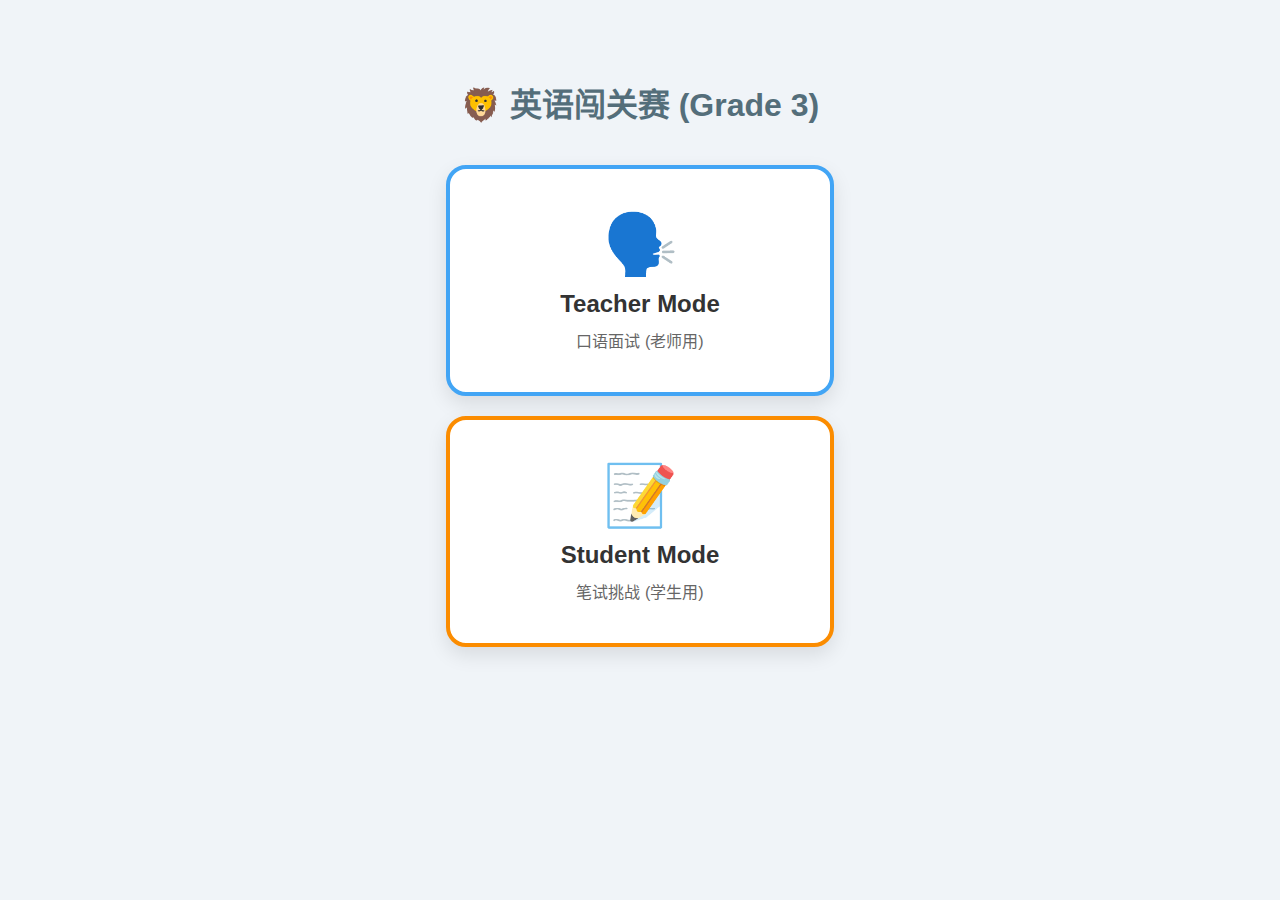
<file: index.html>
<!DOCTYPE html>
<html lang="zh-CN">
<head>
    <meta charset="UTF-8">
    <meta name="viewport" content="width=device-width, initial-scale=1.0">
    <title>英语闯关赛入口</title>
    <style>
        body { 
            font-family: sans-serif; 
            text-align: center; 
            padding: 50px 20px; 
            background-color: #f0f4f8;
        }
        .gate-card { 
            display: block; 
            text-decoration: none; 
            color: #333;
            background: white; 
            padding: 40px; 
            margin: 20px auto; 
            border-radius: 20px; 
            max-width: 300px;
            box-shadow: 0 8px 20px rgba(0,0,0,0.1); 
            transition: transform 0.2s;
            border: 4px solid transparent;
        }
        .gate-card:active { transform: scale(0.98); }
        .gate-written { border-color: #fb8c00; }
        .gate-speaking { border-color: #42a5f5; }
        h2 { margin: 10px 0; }
        p { color: #666; margin: 0; }
    </style>
</head>
<body>

    <h1 style="color:#546e7a; margin-bottom: 40px;">🦁 英语闯关赛 (Grade 3)</h1>

    <a href="speaking.html" class="gate-card gate-speaking">
        <div style="font-size:60px;">🗣️</div>
        <h2>Teacher Mode</h2>
        <p>口语面试 (老师用)</p>
    </a>

    <a href="written.html" class="gate-card gate-written">
        <div style="font-size:60px;">📝</div>
        <h2>Student Mode</h2>
        <p>笔试挑战 (学生用)</p>
    </a>

</body>
</html>
</file>
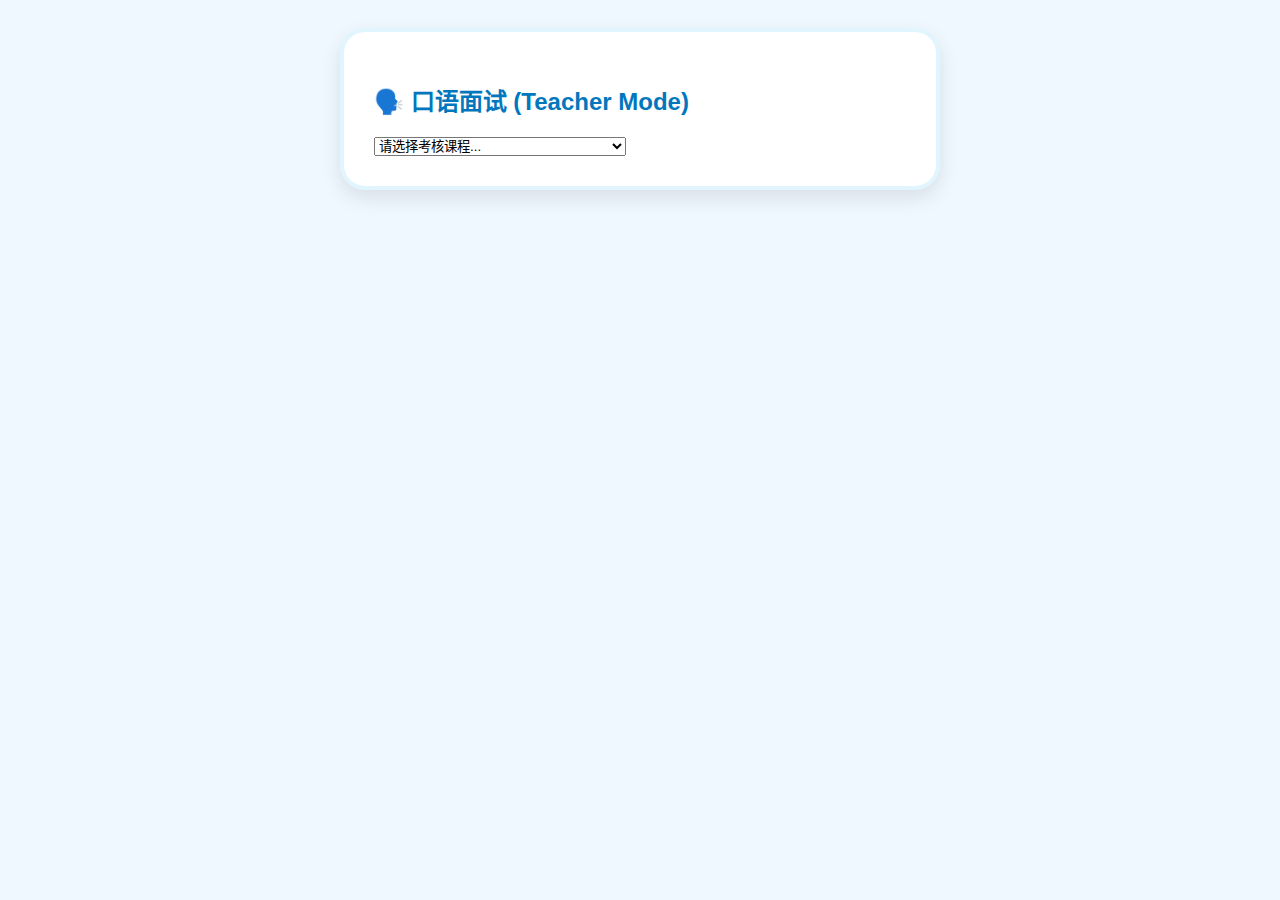
<file: speaking.html>
<!DOCTYPE html>
<html lang="zh-CN">
<head>
    <meta charset="UTF-8">
    <meta name="viewport" content="width=device-width, initial-scale=1.0, maximum-scale=1.0, user-scalable=no">
    <title>口语面试 (Speaking)</title>
    <link rel="stylesheet" href="style.css">
</head>
<body>

<div class="container teacher-theme">
    
    <div id="menuBox" class="card">
        <h2>🗣️ 口语面试 (Teacher Mode)</h2>
        <select id="courseSelect" onchange="loadPaper(this.value)">
            <option value="" disabled selected>请选择考核课程...</option>

            <optgroup label="Final Exam (First Term)">
                <option value="final_speaking_33.js">Final Exam: Speaking (33)</option>
            </optgroup>
            
            <optgroup label="Unit 1: Hello!">
                <option value="u1_l1.js">Unit 1 Lesson 1: Nice to meet you</option>
                <option value="u1_l2.js">Unit 1 Lesson 2: What's your name?</option>
                <option value="u1_l3.js">Unit 1 Lesson 3: How are you?</option>
                <option value="u1_l4.js">Unit 1 Lesson 4: Have a good day!</option>
            </optgroup>

            <optgroup label="Unit 2: Numbers">
                <option value="u2_l1.js">Unit 2 Lesson 1: Let's play!</option>
                <option value="u2_l2.js">Unit 2 Lesson 2: How many ducks?</option>
                <option value="u2_l3.js">Unit 2 Lesson 3: How old are you?</option>
                <option value="u2_l4.js">Unit 2 Lesson 4: Phone number</option>
            </optgroup>

            <optgroup label="Unit 3: Colors">
                <option value="u3_l1.js">Unit 3 Lesson 1: It's green</option>
                <option value="u3_l2.js">Unit 3 Lesson 2: What color is it?</option>
                <option value="u3_l3.js">Unit 3 Lesson 3: Show me red</option>
                <option value="u3_l4.js">Unit 3 Lesson 4: Colorful flowers</option>
            </optgroup>

            <optgroup label="Unit 4: Family">
                <option value="u4_l1.js">Unit 4 Lesson 1: My father</option>
                <option value="u4_l2.js">Unit 4 Lesson 2: Who is he?</option>
                <option value="u4_l3.js">Unit 4 Lesson 3: Who are they?</option>
                <option value="u4_l4.js">Unit 4 Lesson 4: I love my family</option>
            </optgroup>
        </select>
        </div>

    <div id="loadingBox" class="hidden text-center">
        <p>正在读取题库...</p>
    </div>

    <div id="setupBox" class="card hidden">
        <h3 id="examTitle">...</h3>
        <select id="studentSelector">
            <option value="" disabled selected>选择面试学生</option>
            </select>
        <button class="btn-primary" onclick="startExam()">开始面试</button>
    </div>

    <div id="quizInterface" class="hidden">
        <div class="header-bar">
            <span id="studentNameDisplay">Student</span>
            <span id="timerDisplay" class="timer">05:00</span>
        </div>
        
        <div class="progress-bar-bg"><div id="progressBar"></div></div>
        <div id="progressText" class="text-small"></div>

        <div class="card question-card">
            <div id="qContent"></div>
        </div>

        <div class="nav-bar">
            <button id="btnPrev" onclick="prevQ()">⬅️ 上一题</button>
            <button id="btnNext" onclick="nextQ()">下一题 ➡️</button>
            <button id="btnSubmit" onclick="submit()" class="btn-success hidden">结束打分 (Submit)</button>
        </div>
    </div>

    <div id="submittingBox" class="card hidden text-center"></div>
    <div id="resultBox" class="card hidden text-center">
        <h1>完成</h1>
        <h1 class="score-text" id="finalScore">?</h1>
        <p>分</p>
        <a href="speaking.html" class="btn-primary">下一位同学</a>
    </div>

</div>

<script src="script_engine.js?v=12.5"></script>

<script>
    // 1. 启动引擎 - 口语模式
    // 引擎会自动去 data/speaking/ 文件夹寻找题目
    initEngine('speaking');

    // 2. 📋 完整学生名单 (27人)
    const STUDENTS = [
        "1. 张宇豪", "2. 张佳寒", "3. 张睿渊", "4. 张羽韬", "5. 张美茹",
        "6. 张嘉钦", "7. 卢梦婷", "8. 张悦萱", "9. 张语涵", "10. 张英豪",
        "11. 张志鹏", "12. 张智杰", "13. 张梓婷", "14. 张品琪", "15. 张诺依",
        "16. 张雨泽", "17. 张依彤", "18. 张艺楠", "19. 张思彤", "20. 张子豪",
        "21. 张梓亦", "22. 张皓鑫", "23. 张雨欣", "24. 张如欣", "25. 张柏涵",
        "26. 张梓纯", "27. 张泽鑫"
    ];

    // 3. 自动填充下拉菜单
    const sel = document.getElementById('studentSelector');
    STUDENTS.forEach(name => {
        const opt = document.createElement('option');
        opt.value = name;
        opt.innerText = name;
        sel.appendChild(opt);
    });
</script>

</body>
</html>
</file>
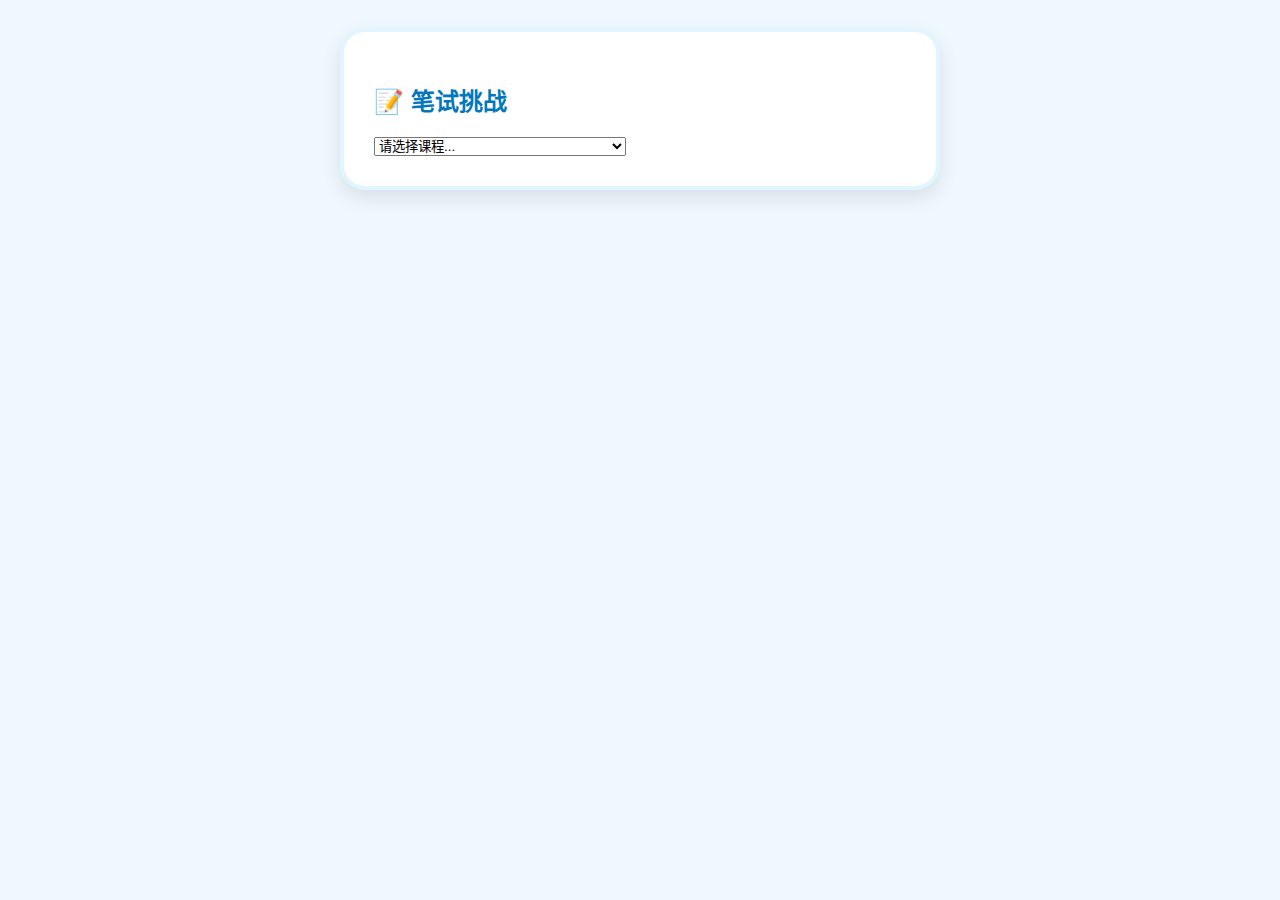
<file: written.html>
<!DOCTYPE html>
<html lang="zh-CN">
<head>
    <meta charset="UTF-8">
    <meta name="viewport" content="width=device-width, initial-scale=1.0, maximum-scale=1.0, user-scalable=no">
    
    <meta http-equiv="Cache-Control" content="no-cache, no-store, must-revalidate">
    <meta http-equiv="Pragma" content="no-cache">
    <meta http-equiv="Expires" content="0">
    
    <title>笔试挑战 (Written)</title>
    <link rel="stylesheet" href="style.css">
</head>
<body>

<div class="container student-theme">
    
    <div id="menuBox" class="card">
        <h2>📝 笔试挑战</h2>
        <select id="courseSelect" onchange="loadPaper(this.value)">
            <option value="" disabled selected>请选择课程...</option>

            <optgroup label="Final Exam (First Term)">
                <option value="final_written_67.js">Final Exam: Written (67)</option>
            </optgroup>
            
            <optgroup label="Unit 1: Hello!">
                <option value="u1_l1.js">Unit 1 Lesson 1: Nice to meet you</option>
                <option value="u1_l2.js">Unit 1 Lesson 2: What's your name?</option>
                <option value="u1_l3.js">Unit 1 Lesson 3: How are you?</option>
                <option value="u1_l4.js">Unit 1 Lesson 4: Have a good day!</option>
            </optgroup>

            <optgroup label="Unit 2: Numbers">
                <option value="u2_l1.js">Unit 2 Lesson 1: Let's play!</option>
                <option value="u2_l2.js">Unit 2 Lesson 2: How many ducks?</option>
                <option value="u2_l3.js">Unit 2 Lesson 3: How old are you?</option>
                <option value="u2_l4.js">Unit 2 Lesson 4: Phone number</option>
            </optgroup>

            <optgroup label="Unit 3: Colors">
                <option value="u3_l1.js?v=fix_img_01">Unit 3 Lesson 1: It's green</option>
                <option value="u3_l2.js">Unit 3 Lesson 2: What color is it?</option>
                <option value="u3_l3.js">Unit 3 Lesson 3: Show me red</option>
                <option value="u3_l4.js">Unit 3 Lesson 4: Colorful flowers</option>
            </optgroup>

            <optgroup label="Unit 4: Family">
                <option value="u4_l1.js">Unit 4 Lesson 1: My father</option>
                <option value="u4_l2.js">Unit 4 Lesson 2: Who is he?</option>
                <option value="u4_l3.js">Unit 4 Lesson 3: Who are they?</option>
                <option value="u4_l4.js">Unit 4 Lesson 4: I love my family</option>
            </optgroup>
        </select>
        </div>

    <div id="loadingBox" class="hidden text-center">
        <p>正在读取试卷...</p>
    </div>

    <div id="setupBox" class="card hidden">
        <h3 id="examTitle">...</h3>
        <select id="studentSelector">
            <option value="" disabled selected>我是谁？(选择名字)</option>
        </select>
        <button class="btn-primary" onclick="startExam()">开始答题 🚀</button>
    </div>

    <div id="quizInterface" class="hidden">
        <div class="header-bar">
            <span id="studentNameDisplay">Student</span>
            <span id="timerDisplay" class="timer">00:00</span>
        </div>
        
        <div class="progress-bar-bg"><div id="progressBar"></div></div>
        <div id="progressText" class="text-small"></div>

        <div class="card question-card">
            <div id="qContent"></div>
        </div>

        <div class="nav-bar">
            <button id="btnPrev" onclick="prevQ()">⬅️ 上一题</button>
            <button id="btnNext" onclick="nextQ()">下一题 ➡️</button>
            <button id="btnSubmit" onclick="submit()" class="btn-success hidden">✅ 交卷</button>
        </div>
    </div>

    <div id="submittingBox" class="card hidden text-center"></div>
    <div id="resultBox" class="card hidden text-center">
        <h1>🎉 挑战结束</h1>
        <h1 class="score-text" id="finalScore">?</h1>
        <p>分</p>
        <a href="index.html" class="btn-primary">返回大厅</a>
    </div>

</div>

<script src="script_engine.js?v=12.5"></script>
<script>
    // 1. 启动引擎 - 笔试模式
    initEngine('written');

    // 2. 📋 完整学生名单 (27人)
    const STUDENTS = [
        "1. 张宇豪", "2. 张佳寒", "3. 张睿渊", "4. 张羽韬", "5. 张美茹",
        "6. 张嘉钦", "7. 卢梦婷", "8. 张悦萱", "9. 张语涵", "10. 张英豪",
        "11. 张志鹏", "12. 张智杰", "13. 张梓婷", "14. 张品琪", "15. 张诺依",
        "16. 张雨泽", "17. 张依彤", "18. 张艺楠", "19. 张思彤", "20. 张子豪",
        "21. 张梓亦", "22. 张皓鑫", "23. 张雨欣", "24. 张如欣", "25. 张柏涵",
        "26. 张梓纯", "27. 张泽鑫"
    ];

    // 3. 自动填充下拉菜单
    const sel = document.getElementById('studentSelector');
    STUDENTS.forEach(name => {
        const opt = document.createElement('option');
        opt.value = name;
        opt.innerText = name;
        sel.appendChild(opt);
    });
</script>

</body>
</html>
</file>
<file: style.css>
/* style.css - V2.0 美化版 */
body { font-family: 'Comic Sans MS', 'Ma Shan Zheng', cursive, sans-serif; background-color: #f0f8ff; padding: 20px; color: #333; }
.container { max-width: 600px; margin: 0 auto; }
.hidden { display: none !important; }
.card { background: white; border-radius: 25px; padding: 30px; margin-bottom: 25px; box-shadow: 0 8px 20px rgba(0,0,0,0.1); border: 4px solid #e1f5fe; transition: all 0.3s ease; }
.text-center { text-align: center; }
h1, h2, h3 { color: #0277bd; }

/* 按钮通用样式 */
button { width: 100%; padding: 15px; border-radius: 30px; border: none; font-size: 18px; font-weight: bold; cursor: pointer; margin-top: 10px; transition: transform 0.1s, background-color 0.3s; font-family: inherit; }
button:active { transform: scale(0.98); }
/* 🔴 新增：禁用状态的按钮 */
button:disabled { background-color: #ccc !important; color: #666 !important; cursor: not-allowed; transform: none !important; box-shadow: none !important; }

.btn-primary { background: #03a9f4; color: white; box-shadow: 0 4px #0288d1; }
.btn-success { background: #4caf50; color: white; box-shadow: 0 4px #388e3c; }
.back-link { background: transparent; color: #666; border: 2px solid #ccc; }

/* 答题区 */
.nav-bar { display: flex; justify-content: space-between; margin-top: 25px; gap: 15px; }
#btnPrev, #btnNext, #btnSubmit { flex: 1; }
#btnPrev { background: #ffe0b2; color: #e65100; box-shadow: 0 4px #ffb74d; }
#btnNext { background: #b2ebf2; color: #0097a7; box-shadow: 0 4px #4dd0e1; }

.option-item { padding: 15px 20px; border: 3px solid #e0e0e0; border-radius: 15px; margin-top: 12px; cursor: pointer; display:flex; align-items:center; font-size: 16px; background: #fafafa; transition: all 0.2s; }
.option-item:hover { background: #f0f0f0; }
.option-item.selected { background-color: #e1f5fe; border-color: #03a9f4; color: #0277bd; font-weight: bold; transform: scale(1.02); }

.progress-bar-bg { height: 12px; background: #e0e0e0; border-radius: 6px; overflow: hidden; margin-bottom: 10px; }
#progressBar { height: 100%; background: linear-gradient(90deg, #4dd0e1, #03a9f4); width: 0%; transition: width 0.5s ease-in-out; }
.text-small { font-size: 14px; color: #777; text-align: right; margin-bottom: 5px; }

.q-text { font-size: 22px; margin-bottom: 25px; line-height: 1.4; }
.audio-btn { background: #e0f2f1; color: #00695c; width: auto; padding: 10px 25px; margin-bottom: 20px; border-radius: 20px; box-shadow: 0 3px #80cbc4; display: inline-block; }

/* 拖拽题样式 */
.drag-area { min-height: 60px; border: 3px dashed #b2ebf2; border-radius: 15px; padding: 15px; display: flex; gap: 12px; flex-wrap: wrap; margin-bottom: 20px; background: #f9ffff; align-items: center; }
#target-container { border-style: solid; border-color: #4dd0e1; background: #e0f7fa; }
.word-chip { background: white; padding: 10px 20px; border-radius: 25px; border: 2px solid #03a9f4; cursor: pointer; font-weight: bold; color: #0277bd; box-shadow: 0 3px #81d4fa; transition: all 0.2s; }
.word-chip:hover { transform: translateY(-2px); box-shadow: 0 5px #81d4fa; }

/* 口语评分 Emoji */
.emoji-row { display: flex; justify-content: space-around; font-size: 35px; margin-top: 25px; padding: 10px; background: #fff3e0; border-radius: 20px; }
.emoji-btn { cursor: pointer; transition: transform 0.2s; opacity: 0.6; filter: grayscale(0.8); }
.emoji-btn:hover { transform: scale(1.2); opacity: 1; filter: grayscale(0); }
.emoji-btn.active { transform: scale(1.3); opacity: 1; filter: grayscale(0); text-shadow: 0 0 15px #ffb74d; }

/* 🔴 新增：可爱的上传加载动画 */
.cute-loader { font-size: 50px; animation: bounce 1s infinite alternate; }
@keyframes bounce { from { transform: translateY(0); } to { transform: translateY(-15px); } }
.loading-text { font-size: 18px; color: #0288d1; margin-top: 15px; font-weight: bold; }

/* 🔴 新增：丰富的结算界面 */
.score-summary { background: #e0f7fa; padding: 30px; border-radius: 25px; margin: 20px 0; }
.big-score { font-size: 60px; color: #0277bd; font-weight: 900; line-height: 1; }
.total-score { font-size: 24px; color: #81d4fa; }
.feedback-box { margin-top: 20px; font-size: 22px; font-weight: bold; color: #e65100; background: #fff3e0; padding: 15px; border-radius: 15px; border: 3px solid #ffe0b2; }
/* 新的评分行样式 */
.score-row {
    display: flex;
    flex-direction: column; /* 垂直排列 */
    gap: 10px;
    margin-top: 20px;
}

.score-item {
    display: flex;
    align-items: center;
    padding: 8px 15px;
    background-color: #f7f7f7;
    border-radius: 12px;
    box-shadow: 0 2px 5px rgba(0,0,0,0.05);
    cursor: pointer; /* 使整个行看起来可点击 */
}
/* 点击整个 .score-item 时也触发 rate 函数 */
/* 您可以在 HTML 中添加 onclick="rate(...) 让整个 score-item 可点击
    或者只保留 button 的点击事件 
*/

/* 分数按钮样式 */
.score-btn {
    padding: 10px 15px;
    border: 2px solid #ccc;
    border-radius: 8px;
    background-color: white;
    font-weight: bold;
    font-size: 18px;
    cursor: pointer;
    transition: all 0.2s;
    width: 80px; /* 固定宽度 */
    text-align: center;
    margin-right: 15px;
}

/* 选中状态 */
.score-btn.active {
    background-color: #4CAF50; /* 绿色 */
    color: white;
    border-color: #4CAF50;
    box-shadow: 0 4px 8px rgba(76, 175, 80, 0.4);
}

/* 分数描述样式 */
.score-desc {
    font-size: 15px;
    color: #333;
}

/* 详细评分标准显示 */
.rubric-display {
    background-color: #fff9e6; 
    padding: 10px;
    border-radius: 8px;
    border-left: 4px solid #ffcc00;
    font-size: 13px;
    color: #666;
    white-space: pre-wrap; 
    margin-bottom: 20px;
}
</file>
